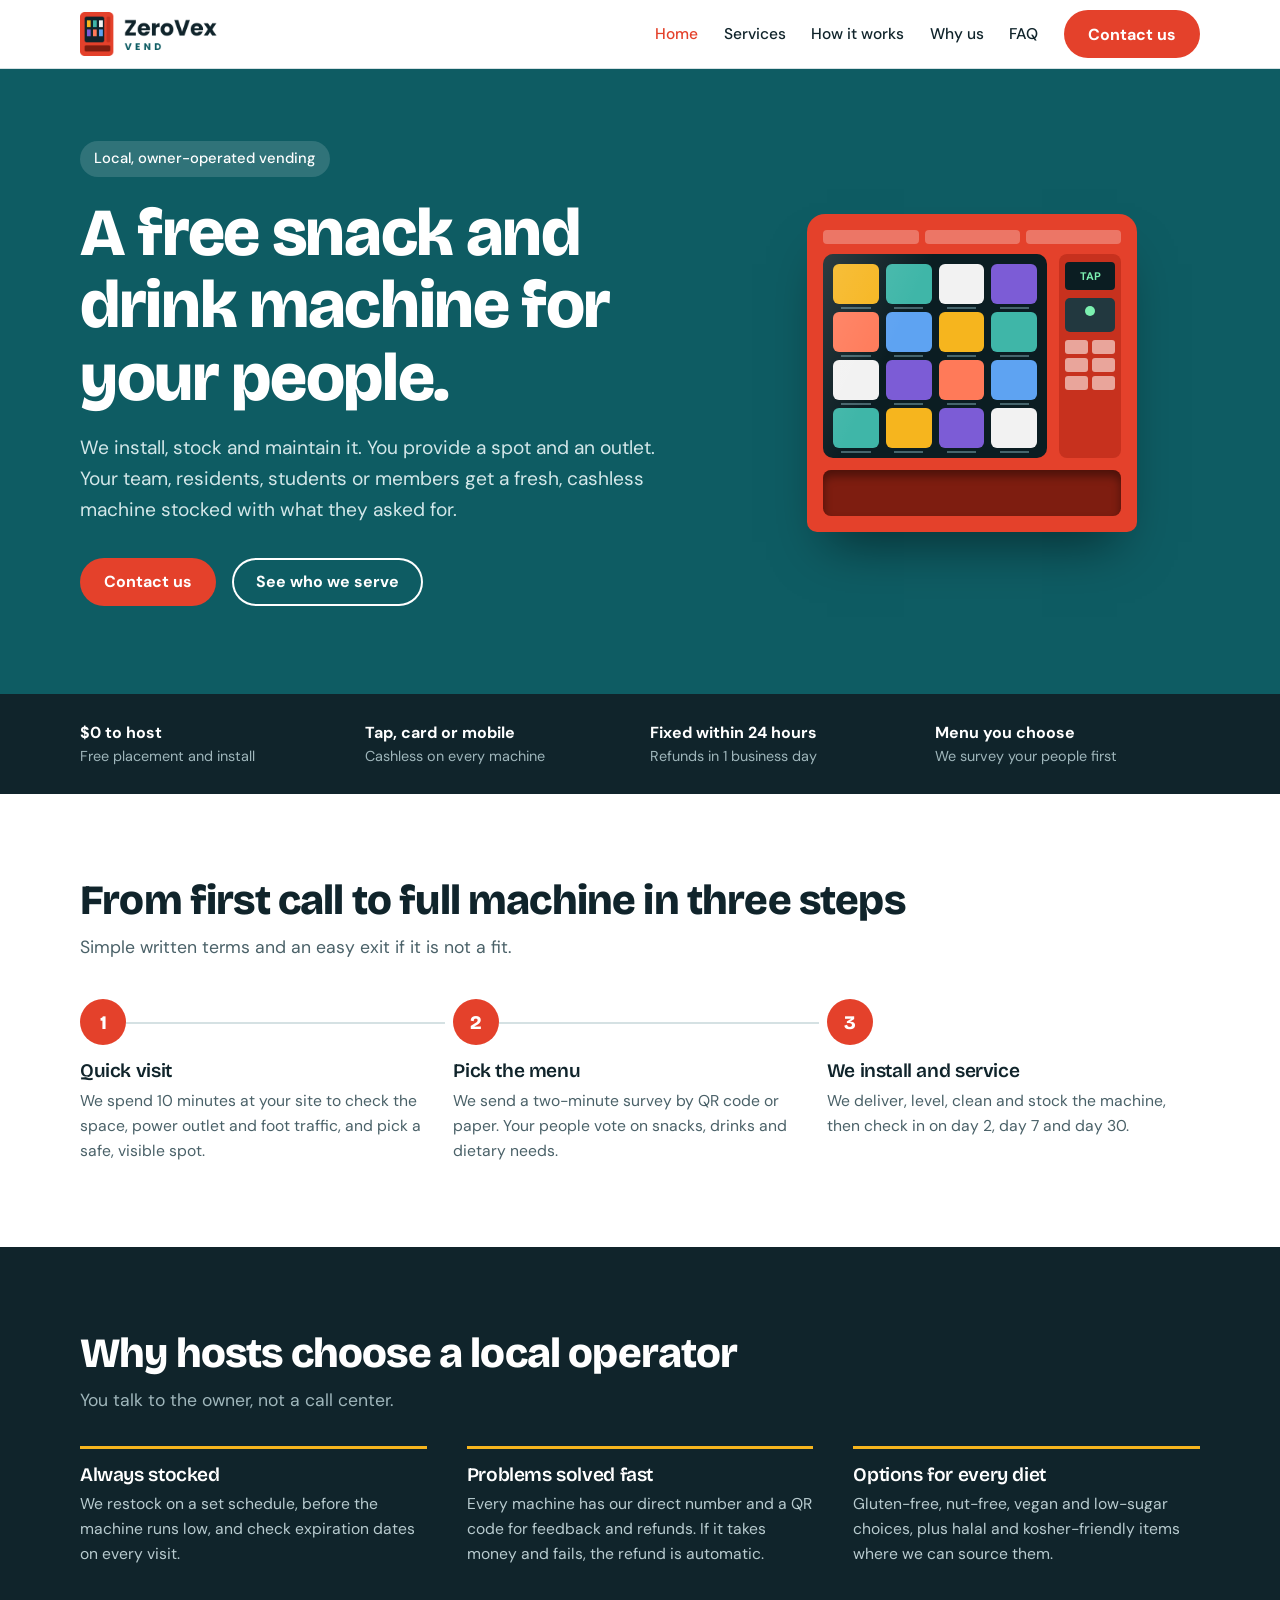
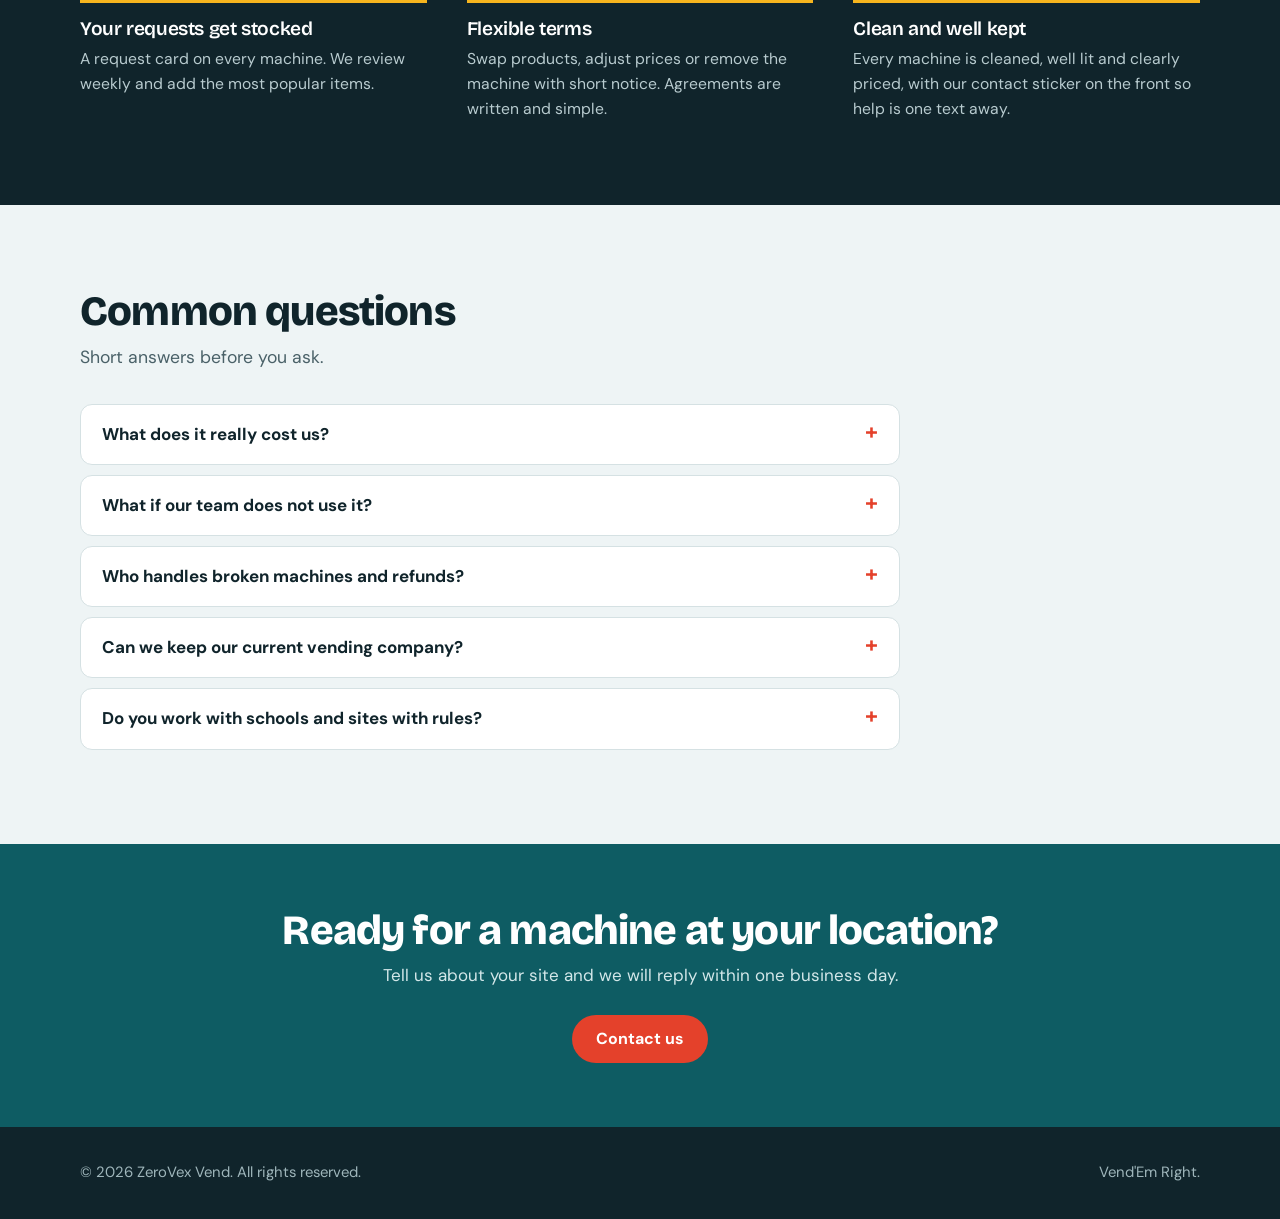
<file: index.html>
<!DOCTYPE html>
<html lang="en">
<head>
<meta charset="utf-8">
<meta name="viewport" content="width=device-width, initial-scale=1">
<title>ZeroVex Vend | Free Snack & Drink Vending for Local Businesses</title>
<meta name="description" content="Free, fully managed snack and drink vending machines for apartments, warehouses, construction sites, schools, gyms and offices. Cashless payment, custom menus, 24-hour service response.">
<link rel="preconnect" href="https://fonts.googleapis.com">
<link rel="preconnect" href="https://fonts.gstatic.com" crossorigin>
<link href="https://fonts.googleapis.com/css2?family=Bricolage+Grotesque:opsz,wght@12..96,600;12..96,800&family=DM+Sans:wght@400;500;700&display=swap" rel="stylesheet">
<link rel="icon" type="image/png" sizes="16x16" href="assets/favicon/favicon-16.png">
<link rel="icon" type="image/png" sizes="32x32" href="assets/favicon/favicon-32.png">
<link rel="icon" type="image/png" sizes="192x192" href="assets/favicon/favicon-192.png">
<link rel="icon" href="assets/favicon/favicon.ico" sizes="48x48">
<link rel="apple-touch-icon" href="assets/favicon/apple-touch-icon.png">
<meta name="theme-color" content="#0E5C63">
<link rel="stylesheet" href="assets/css/style.css">
</head>
<body>

<header>
  <div class="wrap nav">
    <a class="logo" href="index.html"><img src="assets/img/logo.png" alt="ZeroVex Vend" width="138" height="44"></a>
    <nav aria-label="Main">
      <button class="menu-btn" aria-label="Toggle menu" aria-expanded="false" id="mb">&#9776;</button>
      <ul id="nl"><li><a href="index.html" aria-current="page">Home</a></li><li><a href="services.html">Services</a></li><li><a href="index.html#how">How it works</a></li><li><a href="index.html#why">Why us</a></li><li><a href="index.html#faq">FAQ</a></li><li><a class="btn" href="contact.html">Contact us</a></li></ul>
    </nav>
  </div>
</header>

<main id="top">
<section class="hero">
  <div class="wrap grid">
    <div>
      <span class="tag">Local, owner-operated vending</span>
      <h1>A free snack and drink machine for your people.</h1>
      <p>We install, stock and maintain it. You provide a spot and an outlet. Your team, residents, students or members get a fresh, cashless machine stocked with what they asked for.</p>
      <div class="btns">
        <a class="btn" href="contact.html">Contact us</a>
        <a class="btn ghost" href="services.html">See who we serve</a>
      </div>
    </div>
    <div class="machine" role="img" aria-label="Illustration of a vending machine dispensing a snack">
      <div class="top"><b></b><b></b><b></b></div>
      <div class="body">
        <div class="glass">
          <span class="c1"></span><span class="c2"></span><span class="c3"></span><span class="c4"></span>
          <span class="c5"></span><span class="c6"></span><span class="c1 drop"></span><span class="c2"></span>
          <span class="c3"></span><span class="c4"></span><span class="c5"></span><span class="c6"></span>
          <span class="c2"></span><span class="c1"></span><span class="c4"></span><span class="c3"></span>
        </div>
        <div class="panel">
          <div class="screen">TAP</div>
          <div class="reader"></div>
          <div class="keys"><b></b><b></b><b></b><b></b><b></b><b></b></div>
        </div>
      </div>
      <div class="tray"></div>
    </div>
  </div>
</section>

<div class="strip">
  <div class="wrap">
    <ul>
      <li>$0 to host<small>Free placement and install</small></li>
      <li>Tap, card or mobile<small>Cashless on every machine</small></li>
      <li>Fixed within 24 hours<small>Refunds in 1 business day</small></li>
      <li>Menu you choose<small>We survey your people first</small></li>
    </ul>
  </div>
</div>

<section id="how">
  <div class="wrap">
    <h2>From first call to full machine in three steps</h2>
    <p class="lede">Simple written terms and an easy exit if it is not a fit.</p>
    <div class="steps">
      <div class="step"><h3>Quick visit</h3><p>We spend 10 minutes at your site to check the space, power outlet and foot traffic, and pick a safe, visible spot.</p></div>
      <div class="step"><h3>Pick the menu</h3><p>We send a two-minute survey by QR code or paper. Your people vote on snacks, drinks and dietary needs.</p></div>
      <div class="step"><h3>We install and service</h3><p>We deliver, level, clean and stock the machine, then check in on day 2, day 7 and day 30.</p></div>
    </div>
  </div>
</section>

<section class="why" id="why">
  <div class="wrap">
    <h2>Why hosts choose a local operator</h2>
    <p class="lede">You talk to the owner, not a call center.</p>
    <div class="cols">
      <div><h3>Always stocked</h3><p>We restock on a set schedule, before the machine runs low, and check expiration dates on every visit.</p></div>
      <div><h3>Problems solved fast</h3><p>Every machine has our direct number and a QR code for feedback and refunds. If it takes money and fails, the refund is automatic.</p></div>
      <div><h3>Options for every diet</h3><p>Gluten-free, nut-free, vegan and low-sugar choices, plus halal and kosher-friendly items where we can source them.</p></div>
      <div><h3>Your requests get stocked</h3><p>A request card on every machine. We review weekly and add the most popular items.</p></div>
      <div><h3>Flexible terms</h3><p>Swap products, adjust prices or remove the machine with short notice. Agreements are written and simple.</p></div>
      <div><h3>Clean and well kept</h3><p>Every machine is cleaned, well lit and clearly priced, with our contact sticker on the front so help is one text away.</p></div>
    </div>
  </div>
</section>

<section class="faq" id="faq">
  <div class="wrap">
    <h2>Common questions</h2>
    <p class="lede">Short answers before you ask.</p>
    <details><summary>What does it really cost us?</summary><p>Nothing. We provide the machine, installation, stocking and maintenance. You provide a spot and access to power.</p></details>
    <details><summary>What if our team does not use it?</summary><p>That is what the survey is for. We stock what your people asked for, then adjust the menu based on sales and requests. If it is still not working, we remove the machine with short notice.</p></details>
    <details><summary>Who handles broken machines and refunds?</summary><p>We do. Call or text the number on the machine. We respond within 24 hours, and refunds are processed within one business day.</p></details>
    <details><summary>Can we keep our current vending company?</summary><p>Yes. Many hosts add one of our machines for healthy options, cold drinks or coffee alongside their current setup.</p></details>
    <details><summary>Do you work with schools and sites with rules?</summary><p>Yes. We follow your nutrition and vendor guidelines and can support student programs. We also carry the insurance certificate hosts or corporate offices ask for.</p></details>
  </div>
</section>
<section class="cta">
  <div class="wrap">
    <h2>Ready for a machine at your location?</h2>
    <p style="max-width:52ch">Tell us about your site and we will reply within one business day.</p>
    <a class="btn" href="contact.html">Contact us</a>
  </div>
</section>
</main>

<footer>
  <div class="wrap">
    <span>&copy; <span id="yr"></span> ZeroVex Vend. All rights reserved.</span>
    <span>Vend'Em Right.</span>
  </div>
</footer>

<script src="assets/js/script.js"></script>
</body>
</html>
</file>
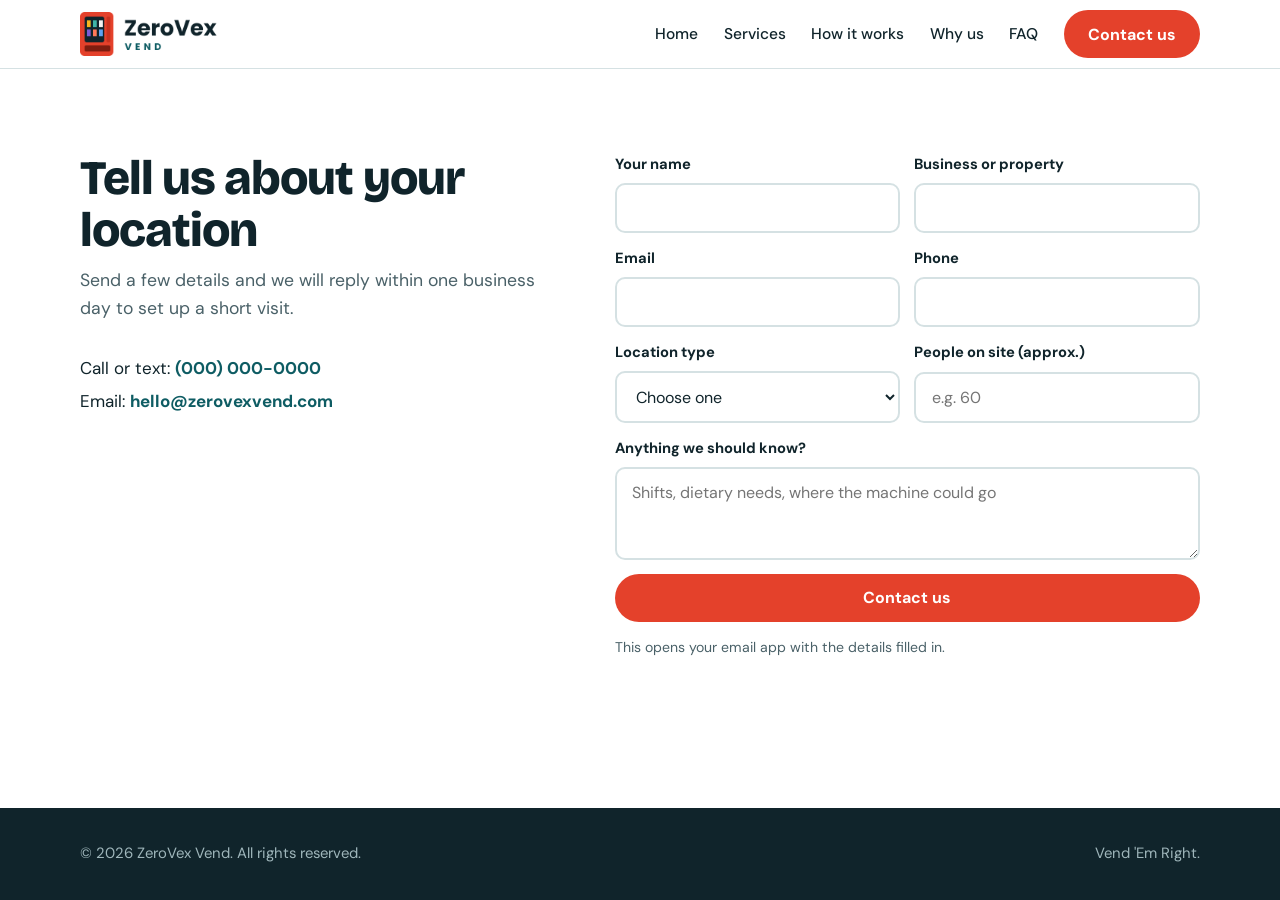
<file: contact.html>
<!DOCTYPE html>
<html lang="en">
<head>
<meta charset="utf-8">
<meta name="viewport" content="width=device-width, initial-scale=1">
<title>Contact Us | ZeroVex Vend</title>
<meta name="description" content="Contact ZeroVex Vend to get a free, fully managed snack and drink vending machine at your location.">
<link rel="preconnect" href="https://fonts.googleapis.com">
<link rel="preconnect" href="https://fonts.gstatic.com" crossorigin>
<link href="https://fonts.googleapis.com/css2?family=Bricolage+Grotesque:opsz,wght@12..96,600;12..96,800&family=DM+Sans:wght@400;500;700&display=swap" rel="stylesheet">
<link rel="icon" type="image/png" sizes="16x16" href="assets/favicon/favicon-16.png">
<link rel="icon" type="image/png" sizes="32x32" href="assets/favicon/favicon-32.png">
<link rel="icon" type="image/png" sizes="192x192" href="assets/favicon/favicon-192.png">
<link rel="icon" href="assets/favicon/favicon.ico" sizes="48x48">
<link rel="apple-touch-icon" href="assets/favicon/apple-touch-icon.png">
<meta name="theme-color" content="#0E5C63">
<link rel="stylesheet" href="assets/css/style.css">
</head>
<body>

<header>
  <div class="wrap nav">
    <a class="logo" href="index.html"><img src="assets/img/logo.png" alt="ZeroVex Vend" width="138" height="44"></a>
    <nav aria-label="Main">
      <button class="menu-btn" aria-label="Toggle menu" aria-expanded="false" id="mb">&#9776;</button>
      <ul id="nl"><li><a href="index.html">Home</a></li><li><a href="services.html">Services</a></li><li><a href="index.html#how">How it works</a></li><li><a href="index.html#why">Why us</a></li><li><a href="index.html#faq">FAQ</a></li><li><a class="btn" href="contact.html">Contact us</a></li></ul>
    </nav>
  </div>
</header>

<main id="top">
<section class="contact" id="contact">
  <div class="wrap grid">
    <div>
      <h1 class="ph">Tell us about your location</h1>
      <p class="lede">Send a few details and we will reply within one business day to set up a short visit.</p>
      <div class="direct">
        <span>Call or text: <a href="tel:+10000000000">(000) 000-0000</a></span>
        <span>Email: <a href="mailto:hello@zerovexvend.com">hello@zerovexvend.com</a></span>
        <span class="note"></span>
      </div>
    </div>
    <form id="f">
      <div class="two">
        <label>Your name<input name="name" required autocomplete="name"></label>
        <label>Business or property<input name="biz" required autocomplete="organization"></label>
      </div>
      <div class="two">
        <label>Email<input type="email" name="email" required autocomplete="email"></label>
        <label>Phone<input type="tel" name="phone" autocomplete="tel"></label>
      </div>
      <div class="two">
        <label>Location type
          <select name="type" required>
            <option value="">Choose one</option>
            <option>Apartment community</option><option>Warehouse or factory</option><option>Construction site</option>
            <option>School or college</option><option>Gym or fitness studio</option><option>Office</option>
            <option>Auto shop or dealership</option><option>Hotel or motel</option><option>Medical office</option><option>Other</option>
          </select>
        </label>
        <label>People on site (approx.)<input name="people" inputmode="numeric" placeholder="e.g. 60"></label>
      </div>
      <label>Anything we should know?<textarea name="msg" rows="3" placeholder="Shifts, dietary needs, where the machine could go"></textarea></label>
      <button class="btn" type="submit">Contact us</button>
      <p class="note" id="fn">This opens your email app with the details filled in.</p>
    </form>
  </div>
</section>

</main>

<footer>
  <div class="wrap">
    <span>&copy; <span id="yr"></span> ZeroVex Vend. All rights reserved.</span>
    <span>Vend 'Em Right.</span>
  </div>
</footer>

<script src="assets/js/script.js"></script>
</body>
</html>
</file>
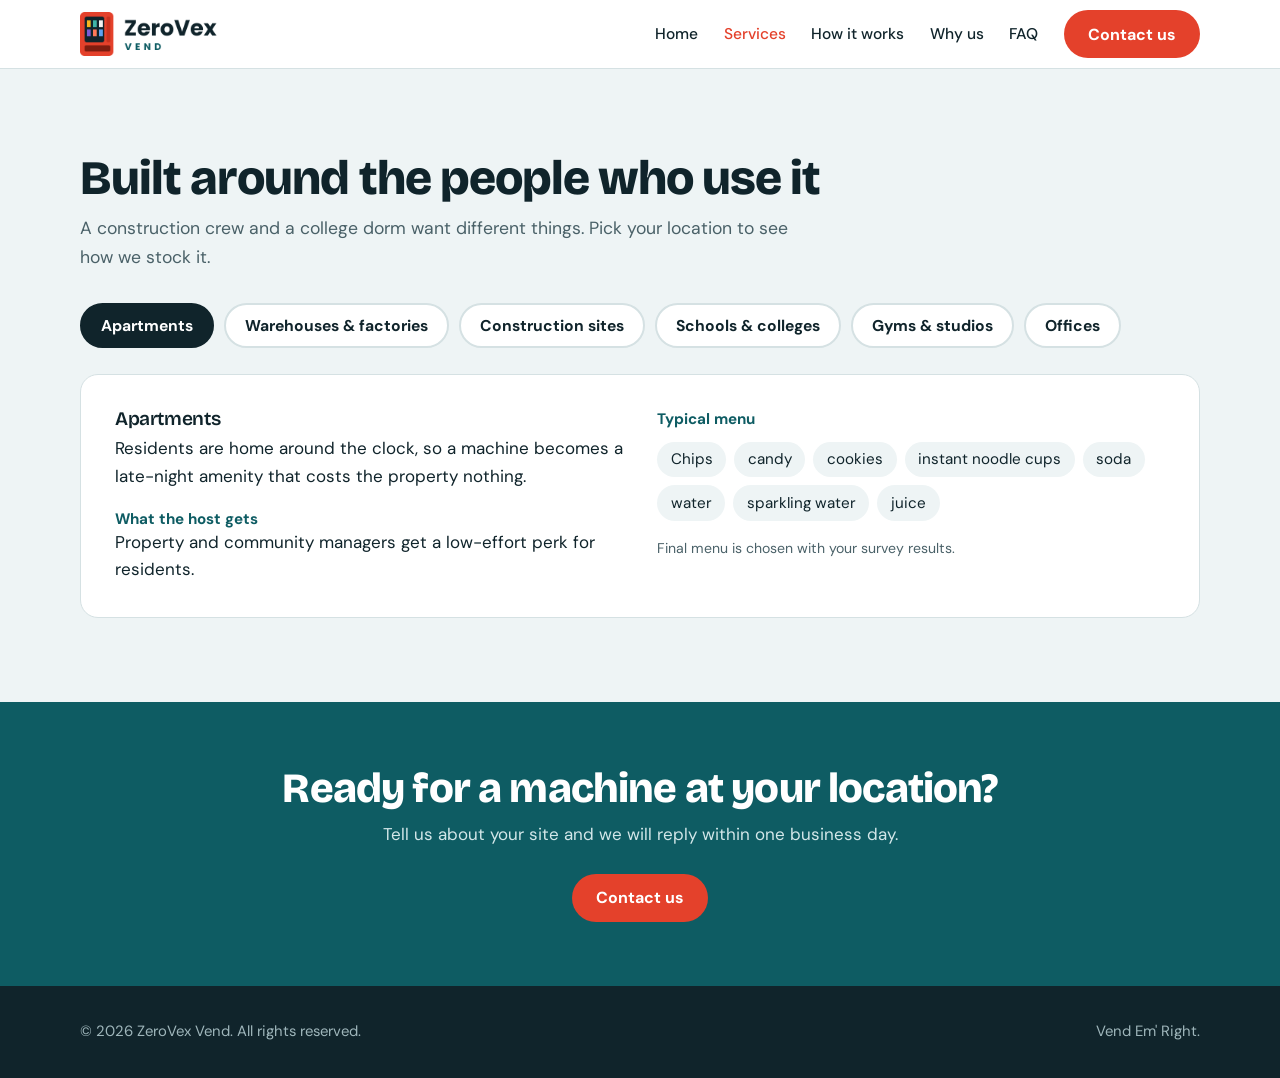
<file: services.html>
<!DOCTYPE html>
<html lang="en">
<head>
<meta charset="utf-8">
<meta name="viewport" content="width=device-width, initial-scale=1">
<title>Services | ZeroVex Vend</title>
<meta name="description" content="See how ZeroVex Vend stocks machines for apartments, warehouses, construction sites, schools, gyms and offices.">
<link rel="preconnect" href="https://fonts.googleapis.com">
<link rel="preconnect" href="https://fonts.gstatic.com" crossorigin>
<link href="https://fonts.googleapis.com/css2?family=Bricolage+Grotesque:opsz,wght@12..96,600;12..96,800&family=DM+Sans:wght@400;500;700&display=swap" rel="stylesheet">
<link rel="icon" type="image/png" sizes="16x16" href="assets/favicon/favicon-16.png">
<link rel="icon" type="image/png" sizes="32x32" href="assets/favicon/favicon-32.png">
<link rel="icon" type="image/png" sizes="192x192" href="assets/favicon/favicon-192.png">
<link rel="icon" href="assets/favicon/favicon.ico" sizes="48x48">
<link rel="apple-touch-icon" href="assets/favicon/apple-touch-icon.png">
<meta name="theme-color" content="#0E5C63">
<link rel="stylesheet" href="assets/css/style.css">
</head>
<body>

<header>
  <div class="wrap nav">
    <a class="logo" href="index.html"><img src="assets/img/logo.png" alt="ZeroVex Vend" width="138" height="44"></a>
    <nav aria-label="Main">
      <button class="menu-btn" aria-label="Toggle menu" aria-expanded="false" id="mb">&#9776;</button>
      <ul id="nl"><li><a href="index.html">Home</a></li><li><a href="services.html" aria-current="page">Services</a></li><li><a href="index.html#how">How it works</a></li><li><a href="index.html#why">Why us</a></li><li><a href="index.html#faq">FAQ</a></li><li><a class="btn" href="contact.html">Contact us</a></li></ul>
    </nav>
  </div>
</header>

<main id="top">
<section class="serve" id="serve">
  <div class="wrap">
    <h1 class="ph">Built around the people who use it</h1>
    <p class="lede">A construction crew and a college dorm want different things. Pick your location to see how we stock it.</p>
    <div class="tabs" role="tablist" id="tabs"></div>
    <div class="panelbox" id="pb" role="tabpanel"></div>
  </div>
</section>

<section class="cta">
  <div class="wrap">
    <h2>Ready for a machine at your location?</h2>
    <p style="max-width:52ch">Tell us about your site and we will reply within one business day.</p>
    <a class="btn" href="contact.html">Contact us</a>
  </div>
</section>
</main>

<footer>
  <div class="wrap">
    <span>&copy; <span id="yr"></span> ZeroVex Vend. All rights reserved.</span>
    <span>Vend Em' Right.</span>
  </div>
</footer>

<script src="assets/js/script.js"></script>
</body>
</html>
</file>
<file: assets/css/style.css>
:root{
  --ink:#10242B; --teal:#0E5C63; --mist:#EEF4F5; --white:#fff;
  --red:#E4412B; --amber:#F6B51E; --line:#D5E1E3; --muted:#4A6168;
  --display:'Bricolage Grotesque','Arial Black',Arial,sans-serif;
  --body:'DM Sans',system-ui,-apple-system,'Segoe UI',Arial,sans-serif;
}
*{box-sizing:border-box;margin:0;padding:0}
html{scroll-behavior:smooth;scroll-padding-top:72px}
body{font-family:var(--body);color:var(--ink);background:var(--white);line-height:1.6;font-size:17px;min-height:100vh;min-height:100dvh;display:flex;flex-direction:column}
main{flex:1 0 auto}
footer{margin-top:auto}
h1,h2,h3{font-family:var(--display);line-height:1.08;letter-spacing:-.02em}
h1{font-size:clamp(2.4rem,5.6vw,4.2rem);font-weight:800}
h2{font-size:clamp(1.8rem,3.6vw,2.6rem);font-weight:800;margin-bottom:.6rem}
h3{font-size:1.2rem;font-weight:600;margin-bottom:.35rem}
p{max-width:62ch}
a{color:inherit}
:focus-visible{outline:3px solid var(--amber);outline-offset:3px}
.wrap{width:min(1120px,92%);margin-inline:auto}
section{padding:84px 0}
.lede{color:var(--muted);font-size:1.1rem;margin-bottom:2rem}

/* nav */
header{position:sticky;top:0;z-index:20;background:rgba(255,255,255,.94);backdrop-filter:blur(8px);border-bottom:1px solid var(--line)}
.nav{display:flex;align-items:center;justify-content:space-between;height:68px}
.logo{font-family:var(--display);font-weight:800;font-size:1.25rem;text-decoration:none;display:flex;align-items:center;gap:.55rem}
.logo i{width:24px;height:30px;border-radius:5px;background:var(--red);display:inline-block;position:relative}
.logo i::after{content:"";position:absolute;inset:5px 5px 11px;background:var(--white);border-radius:2px;opacity:.9}
nav ul{display:flex;gap:1.6rem;list-style:none;align-items:center}
nav a{text-decoration:none;font-weight:500;font-size:.97rem}
nav a:hover{color:var(--red)}
.btn{display:inline-block;background:var(--red);color:var(--white)!important;padding:.85rem 1.5rem;border-radius:999px;font-weight:700;text-decoration:none;border:0;cursor:pointer;font:700 1rem var(--body);transition:transform .15s,background .15s}
.btn:hover{background:#c8321e;transform:translateY(-2px)}
.btn.ghost{background:transparent;color:var(--ink)!important;box-shadow:inset 0 0 0 2px var(--ink)}
.btn.ghost:hover{background:var(--ink);color:var(--white)!important}
.menu-btn{display:none;background:none;border:0;font-size:1.6rem;cursor:pointer}

/* hero */
.hero{background:var(--teal);color:var(--white);padding:72px 0 88px;overflow:hidden}
.hero .grid{display:grid;grid-template-columns:1.15fr .85fr;gap:48px;align-items:center}
.hero p{font-size:1.2rem;margin:1.2rem 0 2rem;color:#D3E7E9}
.hero .btns{display:flex;gap:1rem;flex-wrap:wrap}
.hero .btn.ghost{color:var(--white)!important;box-shadow:inset 0 0 0 2px var(--white)}
.hero .btn.ghost:hover{background:var(--white);color:var(--teal)!important}
.tag{display:inline-block;background:rgba(255,255,255,.14);padding:.4rem .9rem;border-radius:999px;font-size:.92rem;font-weight:500;margin-bottom:1.2rem}

/* machine */
.machine{width:min(330px,80vw);margin-inline:auto;background:var(--red);border-radius:18px 18px 10px 10px;padding:16px;box-shadow:0 30px 50px -20px rgba(0,0,0,.5);position:relative}
.machine .top{height:14px;display:flex;gap:6px;margin-bottom:10px}
.machine .top b{flex:1;background:rgba(255,255,255,.28);border-radius:4px}
.body{display:grid;grid-template-columns:1fr 62px;gap:12px}
.glass{background:#0b1d22;border-radius:10px;padding:10px;display:grid;grid-template-columns:repeat(4,1fr);gap:8px 7px;position:relative;overflow:hidden}
.glass::after{content:"";position:absolute;inset:0;background:linear-gradient(115deg,rgba(255,255,255,.14) 0,transparent 35%);pointer-events:none}
.glass span{height:40px;border-radius:6px;display:block;position:relative}
.glass span::after{content:"";position:absolute;left:18%;right:18%;bottom:-5px;height:2px;background:#46656c}
.c1{background:var(--amber)}.c2{background:#3FB6A8}.c3{background:#F2F2F2}.c4{background:#7C5CD6}.c5{background:#FF7A59}.c6{background:#5EA3F2}
.glass .drop{animation:drop 7s cubic-bezier(.5,0,.9,.6) infinite;z-index:2}
.panel{background:#C7311E;border-radius:8px;padding:8px 6px;display:flex;flex-direction:column;gap:8px;align-items:center}
.screen{width:100%;height:28px;background:#0b1d22;border-radius:4px;color:#7CF0B0;font:700 11px/28px var(--body);text-align:center}
.reader{width:100%;height:34px;border-radius:5px;background:#22383f;position:relative}
.reader::after{content:"";position:absolute;top:8px;left:50%;width:10px;height:10px;margin-left:-5px;border-radius:50%;background:#7CF0B0;animation:blink 7s infinite}
.keys{display:grid;grid-template-columns:1fr 1fr;gap:4px;width:100%}
.keys b{height:14px;background:#E9A59B;border-radius:3px}
.tray{margin-top:12px;height:46px;background:#7e1d10;border-radius:8px;box-shadow:inset 0 6px 10px rgba(0,0,0,.4)}
@keyframes drop{
  0%,38%{transform:translateY(0);opacity:1;box-shadow:none}
  45%{box-shadow:0 0 0 3px rgba(255,255,255,.8)}
  50%{transform:translateY(0)}
  66%{transform:translateY(172px);opacity:1}
  74%,90%{transform:translateY(172px);opacity:0}
  91%{transform:translateY(0);opacity:0}
  100%{transform:translateY(0);opacity:1}
}
@keyframes blink{0%,44%{opacity:.25}50%,60%{opacity:1}66%,100%{opacity:.25}}

/* trust strip */
.strip{background:var(--ink);color:var(--white);padding:26px 0}
.strip ul{display:grid;grid-template-columns:repeat(4,1fr);gap:20px;list-style:none}
.strip li{font-weight:700;font-size:1rem}
.strip small{display:block;font-weight:400;color:#9FB6BB;font-size:.9rem}

/* serve tabs */
.serve{background:var(--mist)}
.tabs{display:flex;flex-wrap:wrap;gap:.6rem;margin-bottom:1.6rem}
.tab{background:var(--white);border:2px solid var(--line);padding:.65rem 1.2rem;border-radius:999px;font:700 .98rem var(--body);cursor:pointer;color:var(--ink);transition:.15s}
.tab:hover{border-color:var(--teal)}
.tab[aria-selected=true]{background:var(--ink);border-color:var(--ink);color:var(--white)}
.panelbox{background:var(--white);border-radius:18px;padding:34px;display:grid;grid-template-columns:1fr 1fr;gap:34px;border:1px solid var(--line);animation:swap .35s ease}
@keyframes swap{from{opacity:0;transform:translateY(8px)}to{opacity:1;transform:none}}
.panelbox ul{list-style:none;display:flex;flex-wrap:wrap;gap:.5rem;margin-top:.8rem}
.panelbox li{background:var(--mist);padding:.35rem .85rem;border-radius:999px;font-size:.95rem}
.panelbox h4{font:700 .95rem var(--body);color:var(--teal);margin-top:1.2rem}
.panelbox p+p{margin-top:.6rem}

/* steps */
.steps{display:grid;grid-template-columns:repeat(3,1fr);gap:0;margin-top:2.4rem;counter-reset:s}
.step{padding:0 28px 0 0;position:relative}
.step::before{counter-increment:s;content:counter(s);display:grid;place-items:center;width:46px;height:46px;border-radius:50%;background:var(--red);color:var(--white);font:800 1.2rem var(--display);margin-bottom:1rem;position:relative;z-index:1}
.step::after{content:"";position:absolute;top:23px;left:46px;right:8px;height:2px;background:var(--line)}
.step:last-child::after{display:none}
.step p{color:var(--muted);font-size:.98rem}

/* why */
.why{background:var(--ink);color:var(--white)}
.why .lede{color:#9FB6BB}
.cols{display:grid;grid-template-columns:repeat(3,1fr);gap:34px 40px;margin-top:2rem}
.cols div{border-top:3px solid var(--amber);padding-top:1rem}
.cols p{color:#B8CBCF;font-size:.98rem}

/* contact */
.contact .grid{display:grid;grid-template-columns:.9fr 1.1fr;gap:56px}
form{display:grid;gap:14px}
label{font-weight:700;font-size:.92rem;display:grid;gap:6px}
input,select,textarea{font:400 1rem var(--body);padding:.8rem .95rem;border:2px solid var(--line);border-radius:10px;background:var(--white);color:var(--ink);width:100%}
input:focus,select:focus,textarea:focus{border-color:var(--teal);outline:none}
.two{display:grid;grid-template-columns:1fr 1fr;gap:14px}
.direct{margin-top:1.6rem;display:grid;gap:.4rem}
.direct a{font-weight:700;text-decoration:none;color:var(--teal)}
.note{font-size:.88rem;color:var(--muted)}

/* faq */
.faq{background:var(--mist)}
details{background:var(--white);border:1px solid var(--line);border-radius:12px;padding:1rem 1.3rem;margin-bottom:10px;max-width:820px}
summary{font-weight:700;cursor:pointer;list-style:none;display:flex;justify-content:space-between;gap:1rem}
summary::after{content:"+";font-size:1.4rem;line-height:1;color:var(--red);transition:transform .2s}
details[open] summary::after{transform:rotate(45deg)}
details p{margin-top:.6rem;color:var(--muted)}

footer{background:var(--ink);color:#9FB6BB;padding:34px 0;font-size:.93rem}
footer .wrap{display:flex;justify-content:space-between;flex-wrap:wrap;gap:1rem}

@media(max-width:860px){
  .hero .grid,.panelbox,.contact .grid{grid-template-columns:1fr}
  .strip ul{grid-template-columns:1fr 1fr}
  .steps,.cols{grid-template-columns:1fr}
  .step{padding-bottom:24px}.step::after{display:none}
  nav ul{display:none;position:absolute;top:68px;left:0;right:0;background:var(--white);flex-direction:column;padding:1.2rem;border-bottom:1px solid var(--line);align-items:flex-start}
  nav ul.open{display:flex}
  .menu-btn{display:block}
  section{padding:60px 0}
  .two{grid-template-columns:1fr}
}
@media(prefers-reduced-motion:reduce){
  *{animation:none!important;transition:none!important;scroll-behavior:auto!important}
}
nav a[aria-current=page]{color:var(--red)}
.ph{font-size:clamp(2rem,4vw,3rem);font-weight:800;margin-bottom:.6rem}
.cta{background:var(--teal);color:var(--white);text-align:center;padding:64px 0}
.cta p{margin:.6rem auto 1.6rem;color:#D3E7E9}

.logo img{height:44px;width:auto;display:block}
</file>
